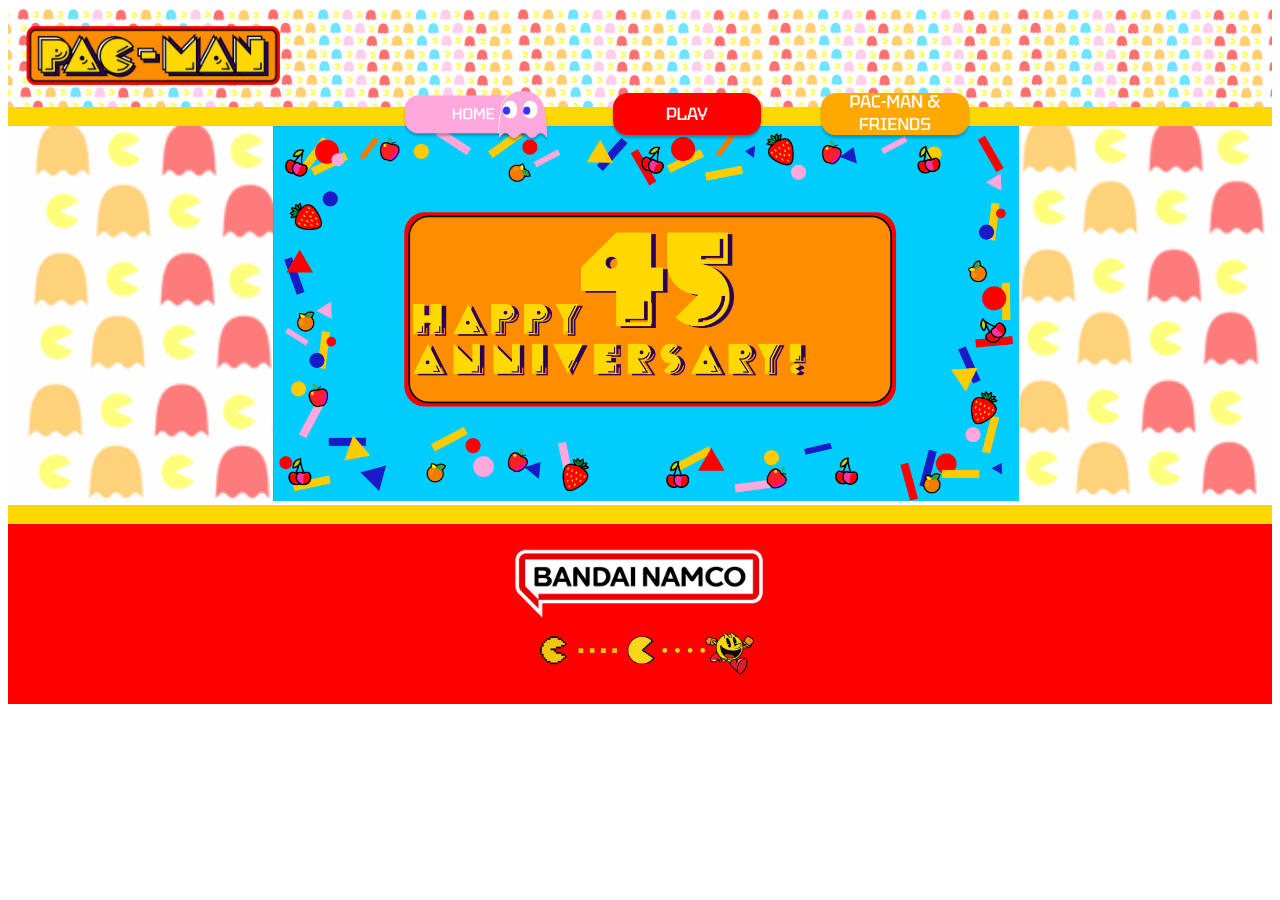
<file: index.html>
<!doctype html>
<html>
<head>
<meta charset="utf-8">
<title>index.html</title>
<link href="pac-man.css" rel="stylesheet" type="text/css">
	
<!-- Font -->	
<link rel="preconnect" href="https://fonts.googleapis.com">
<link rel="preconnect" href="https://fonts.gstatic.com" crossorigin>
<link href="https://fonts.googleapis.com/css2?family=Tektur:wght@400..900&display=swap" rel="stylesheet">
</head>
   
<body class="index">
	
	<!-- menubar -->
	
	<div class="menubar">
		<div class="logo">
			<img src="image/logo.png" alt="logo" >
		</div>
	</div>
	
	<nav>
		<ul class="menu">
			<li>
				<a href="index.html" class="home-container">
					<img src="image/HomeButtonGhost.png" alt="Home">
				</a>
			</li>
			<li>
				<a href="play.html" class="play-container">
		    		<img src="image/PlayButton.png" alt="Play" class="default-play">
					<img src="image/PlayButtonGhost.png" class="hover-play">
				</a>
			</li>
			<li>
				<a href="about.html" class="about-container">
					<img src="image/PacmanButton.png" alt="About" class="default-about">
					<img src="image/PacmanButtonGhost.png" class="hover-about">
				</a>
			</li>
			<li>
				<!--<a href="">
					<img src="image/NewsButton.png" alt="News">
				</a>-->
			</li>
		</ul>
		
	</nav>
	 
	<!-- anniversary -->
	<div class="anniversary">
		<div class="anniversaryimg">
			<picture>
				<source srcset="image/Anniversary photo.png" media="(min-width: 601px)">
				<source srcset="image/Picture1.png" media="(max-width:600px)">
				<img src="image/Anniversary photo.png" alt="Anniversary Photo">
			</picture>
		</div>
	</div>
	
	<div class="yellowline"></div>
	
	<!-- Footer -->
	<div class ="footer">
		<div class ="bandai">
			<img src="image/BandaiNamco.png" alt="Bandai Namco Logo">
		</div>
		<div class ="evolution">
			<img src="image/PacmanEvolution.png" alt="Pac-Man Evolution">
		</div>
	</div>
	
	
	
</body>
</html>
</file>
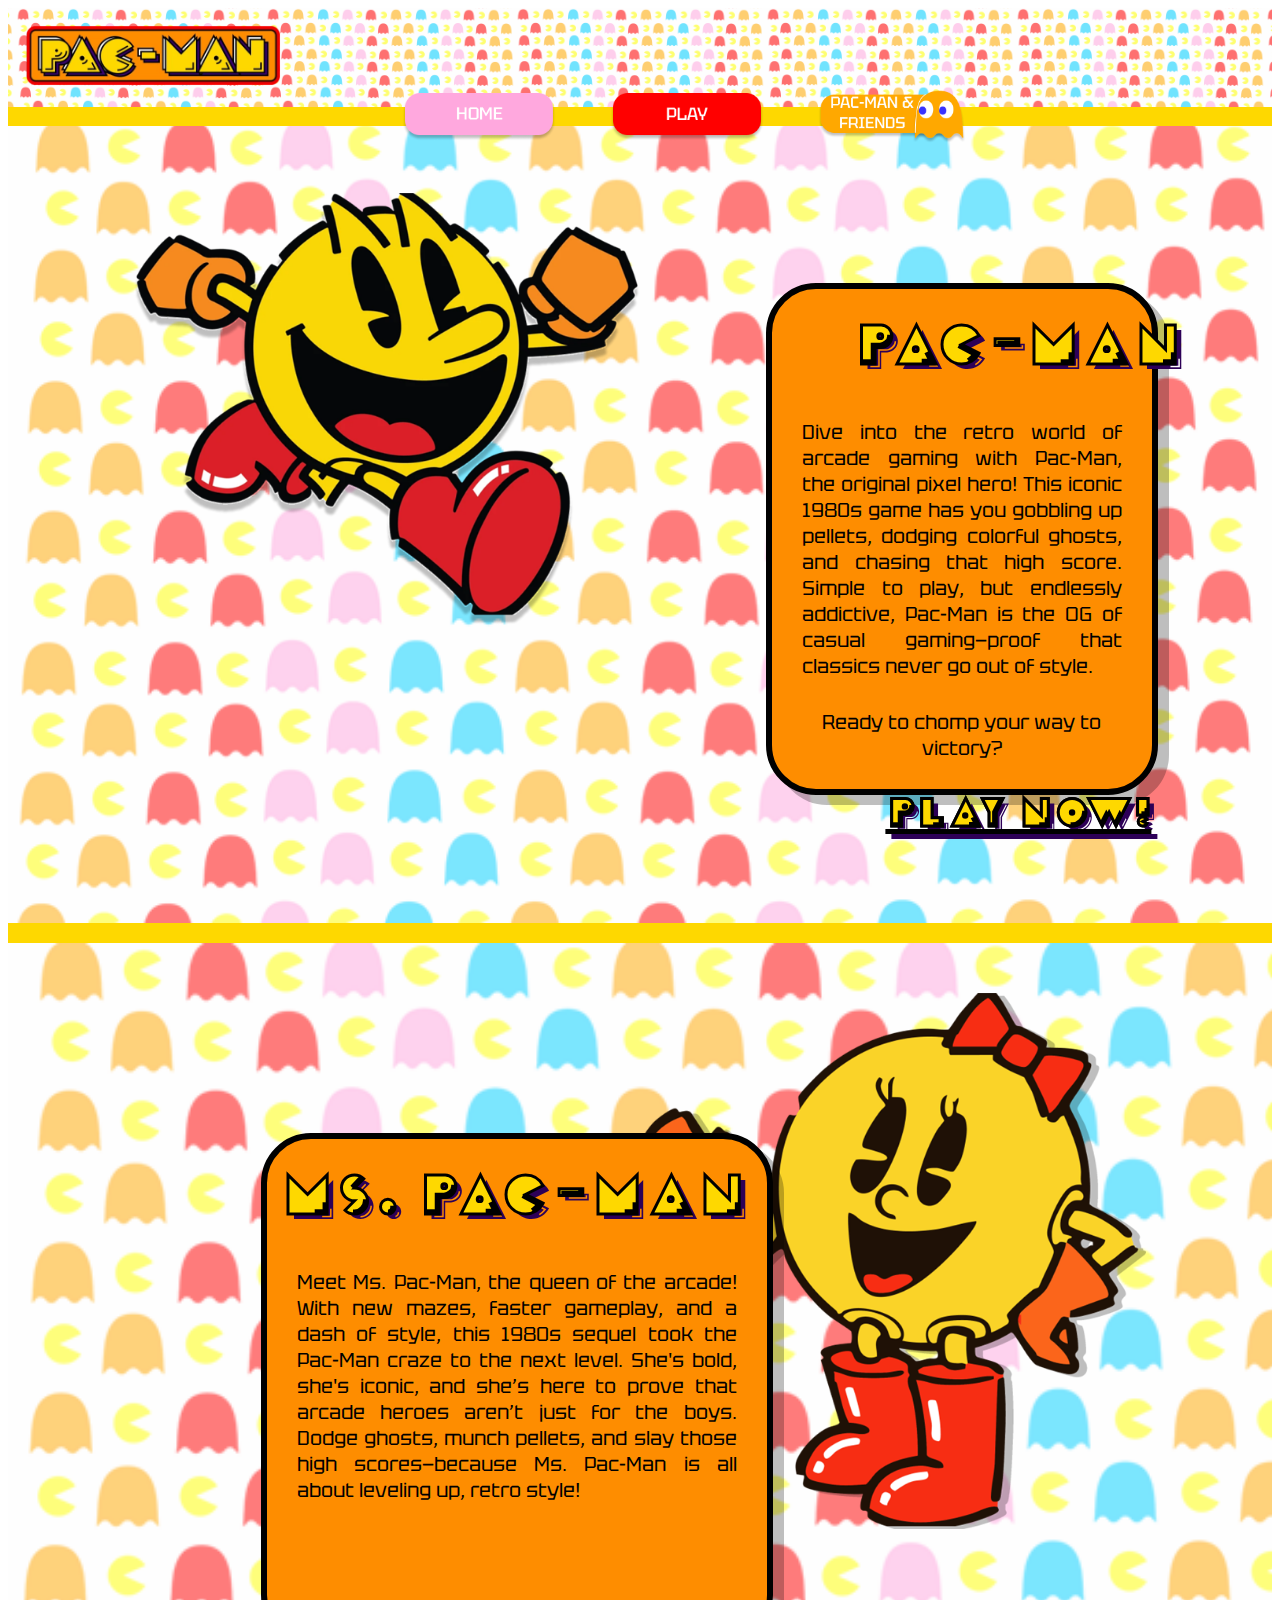
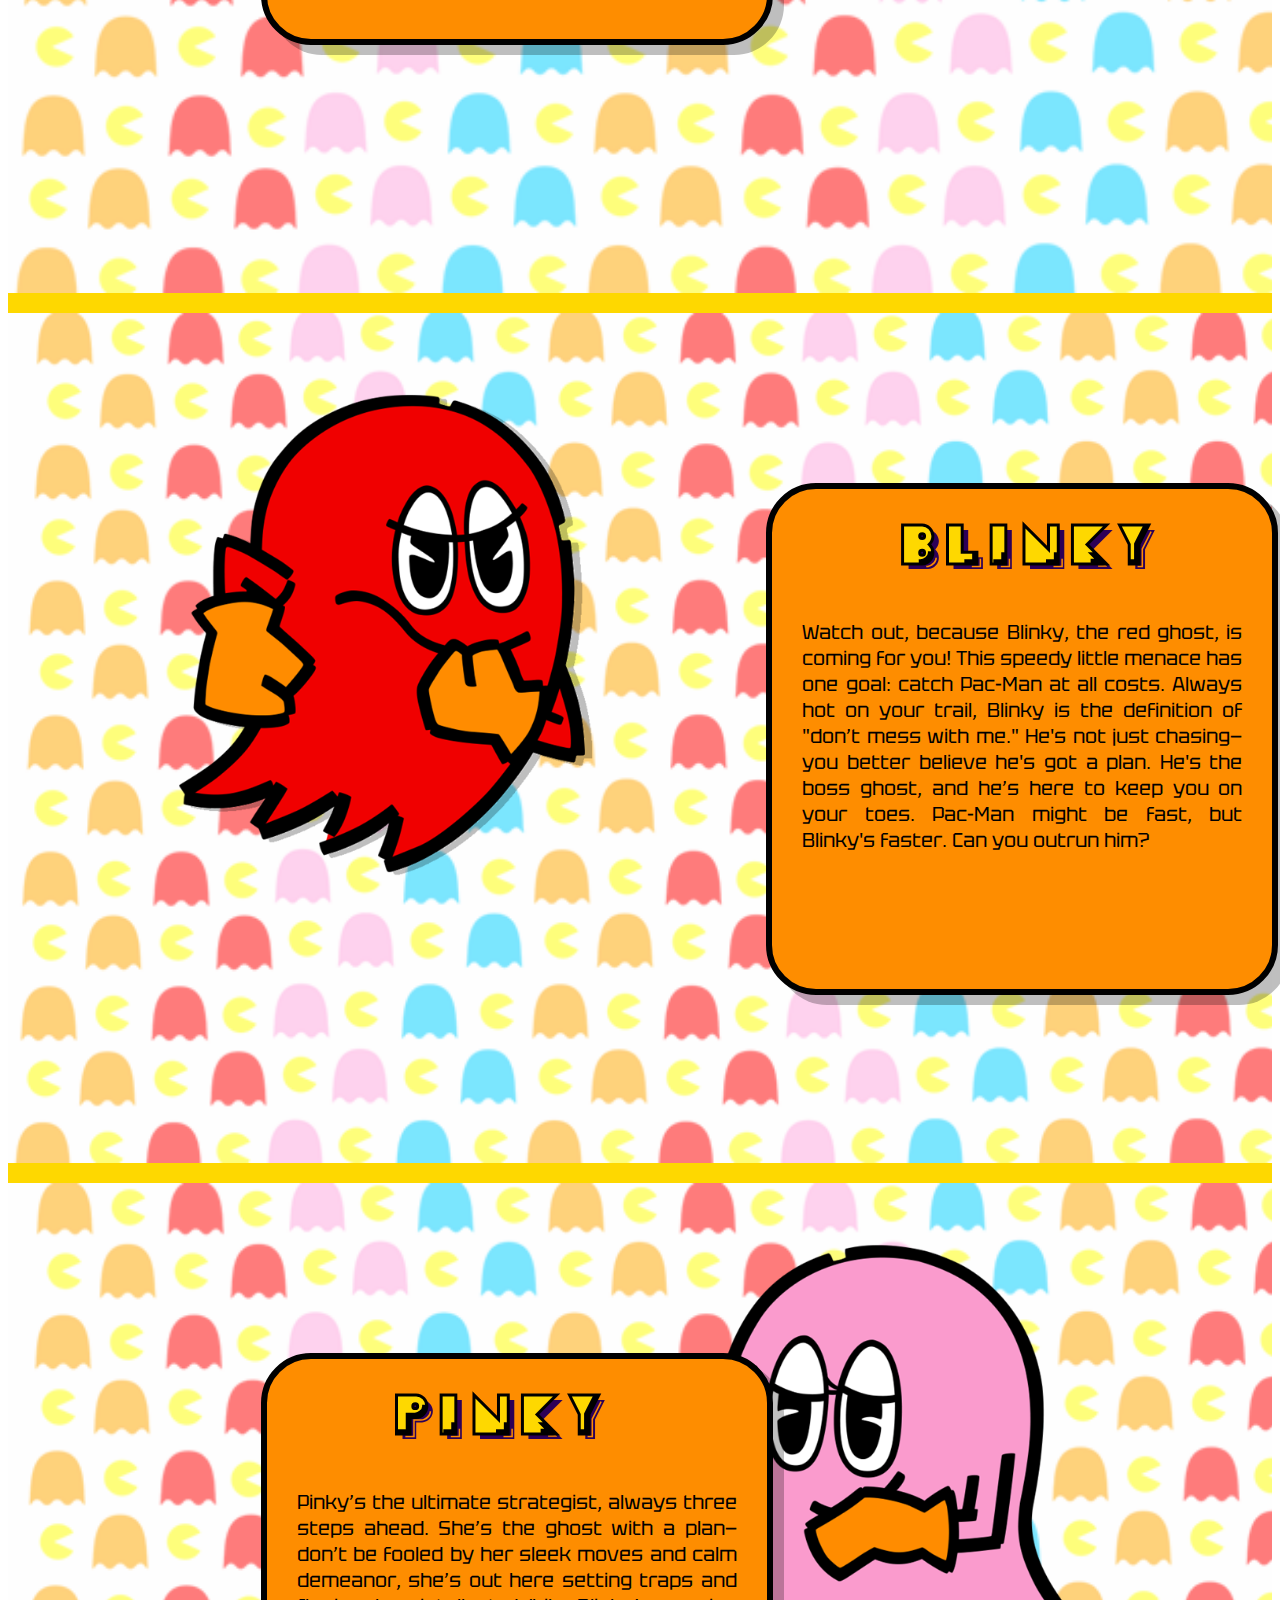
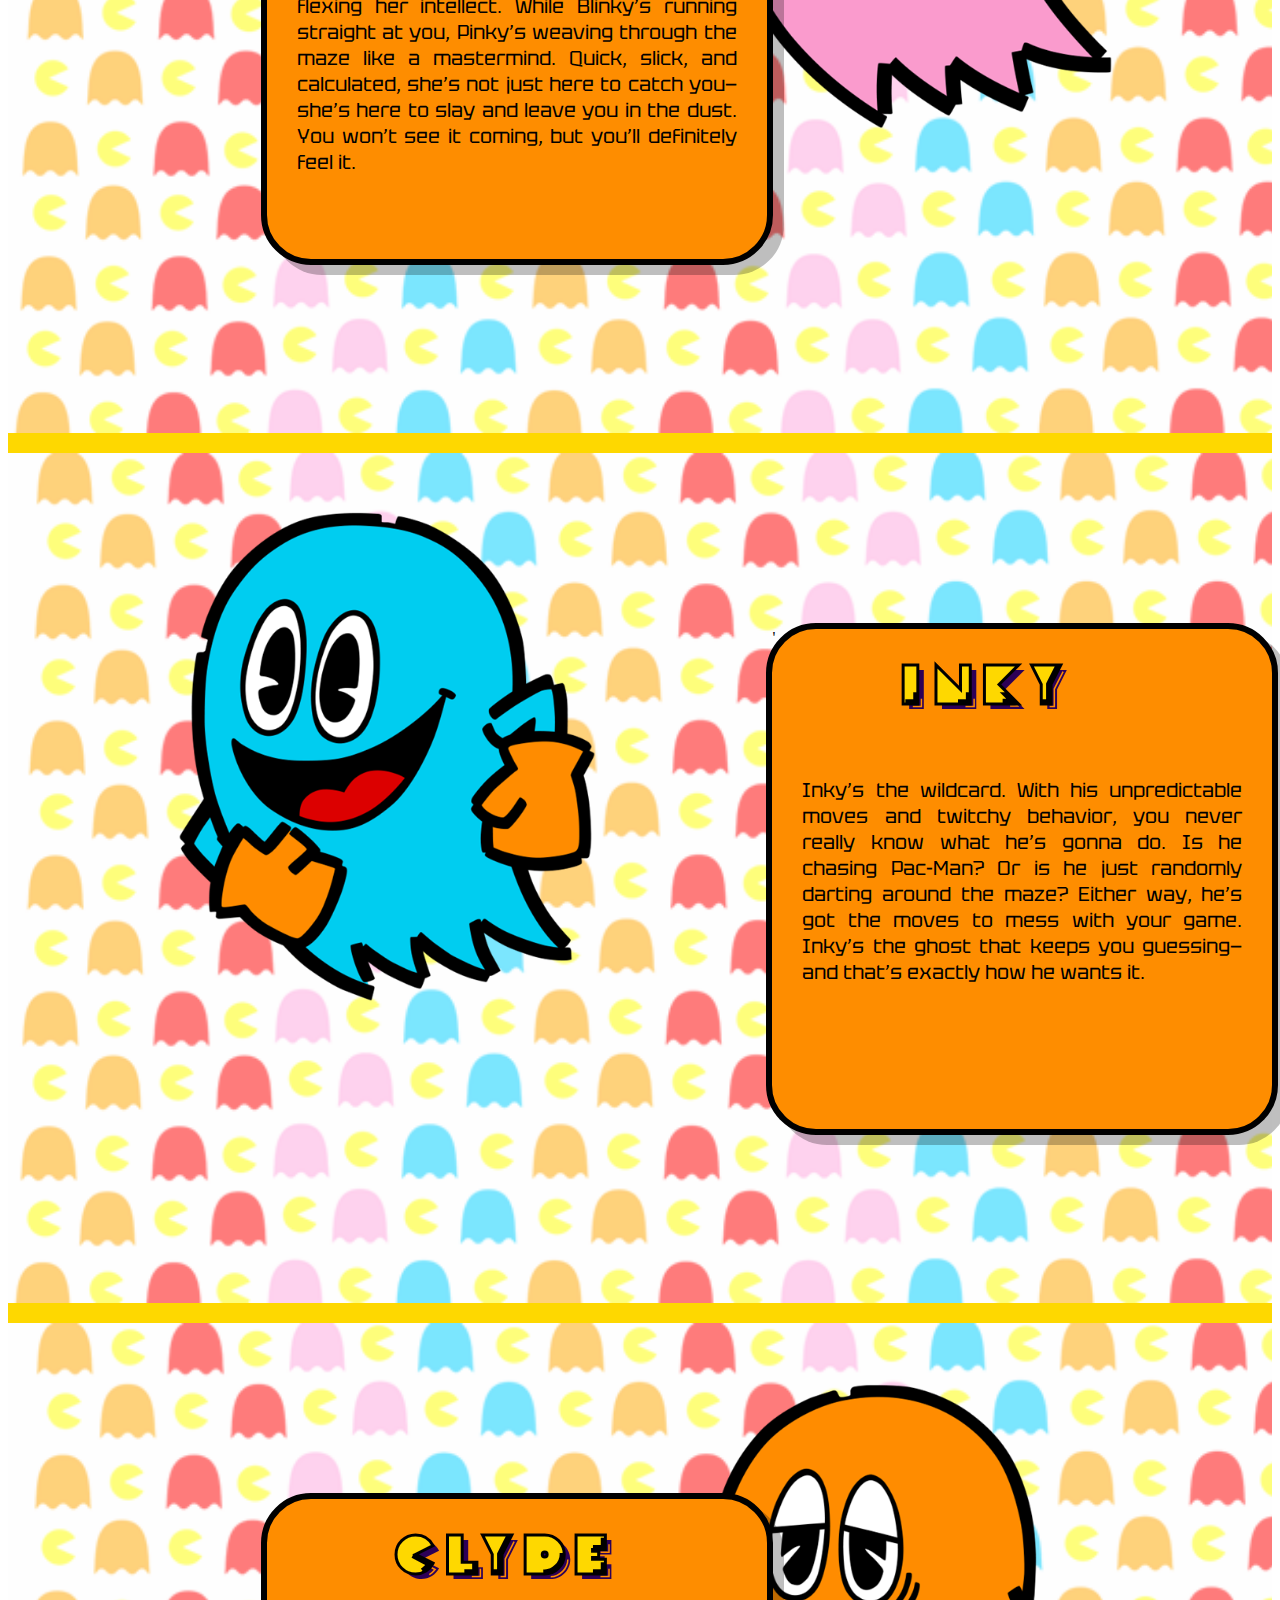
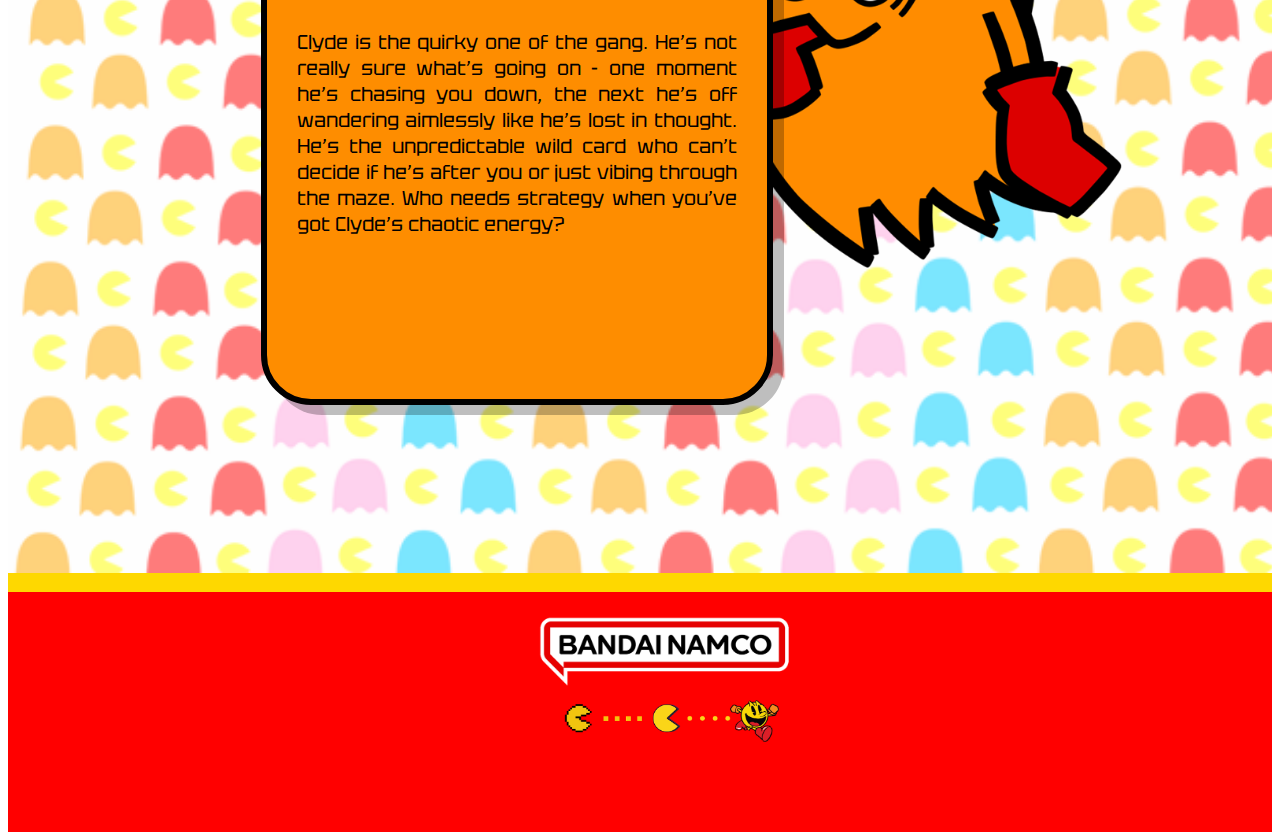
<file: About.html>
<!doctype html>
<html>
<head>
<meta charset="utf-8">
<title>AboutPacman</title>
<link href="pac-man.css" rel="stylesheet" type="text/css">

<!-- Font -->	
<link rel="preconnect" href="https://fonts.googleapis.com">
<link rel="preconnect" href="https://fonts.gstatic.com" crossorigin>
<link href="https://fonts.googleapis.com/css2?family=Tektur:wght@400..900&display=swap" rel="stylesheet">
	
</head>

<!-- menubar -->
	
	<div class="menubar">
		<div class="logo">
			<img src="image/logo.png" alt="logo">
		</div>
	</div>
	
	<nav>
		<ul class="menu">
			<li>
				<a href="index.html" class="home-container">
					<img src="image/HomeButton.png" alt="Home" class="default-home">
					<img src="image/HomeButtonGhost.png" class="hover-home">
				</a>
			</li>
			<li>
				<a href="play.html" class="play-container">
		    		<img src="image/PlayButton.png" alt="Play" class="default-play">
					<img src="image/PlayButtonGhost.png" class="hover-play">
				</a>
			</li>
			<li>
				<a href="About.html" class="about-container">
					<img src="image/PacmanButtonGhost.png" alt="About">
				</a>
			</li>
			<li>
				<!--<a href="">
					<img src="image/NewsButton.png" alt="News">
				</a>-->
			</li>
		</ul>
		
	</nav>
	
	
<body class="About">
	
	<div class="AboutPacman">
		<div class="Pac-Man">
			<img src="image/Pac-ManRunning.png">
		</div>
		<div class="PacmanStory">
			<h1 class="PacmanHeader">Pac-Man</h1>
			<p class="PacmanText">Dive into the retro world of arcade gaming with Pac-Man, the original pixel hero! This iconic 1980s game has you gobbling up pellets, dodging colorful ghosts, and chasing that high score. Simple to play, but endlessly addictive, Pac-Man is the OG of casual gaming—proof that classics never go out of style.</p>
			<p class="ready">Ready to chomp your way to victory?</p>
			<a href ="play.html" class="PlayNow">Play Now!</a>
		</div>
	</div>
	
	<div class="AboutMsPacman">
		<div class="MsPac-Man">
			<img src="image/MsPacMan.png" alt="Ms Pac-Man">
		</div>
		<div class="MsPacmanStory">
			<h1 class="MsPacManHeader">Ms. Pac-Man</h1>
			<p class="MsPacmanText">Meet Ms. Pac-Man, the queen of the arcade! With new mazes, faster gameplay, and a dash of style, this 1980s sequel took the Pac-Man craze to the next level. She's bold, she's iconic, and she’s here to prove that arcade heroes aren’t just for the boys. Dodge ghosts, munch pellets, and slay those high scores—because Ms. Pac-Man is all about leveling up, retro style!</p>
		</div>
	</div>
	
	<div class="AboutBlinky">
		<div class="Blinky">
			<img src="image/BLinky.png">
		</div>
		<div class="BlinkyStory">
			<h1 class="BlinkyHeader">Blinky</h1>
			<p class="BlinkyText">Watch out, because Blinky, the red ghost, is coming for you! This speedy little menace has one goal: catch Pac-Man at all costs. Always hot on your trail, Blinky is the definition of "don’t mess with me." He's not just chasing—you better believe he's got a plan. He's the boss ghost, and he’s here to keep you on your toes. Pac-Man might be fast, but Blinky's faster. Can you outrun him?</p>
		</div>
	</div>
	
	<div class="AboutPinky">
		<div class="Pinky">
			<img src="image/Pinky.png">
		</div>
		<div class="PinkyStory">
			<h1 class="PinkyHeader">Pinky</h1>
			<p class="PinkyText">Pinky’s the ultimate strategist, always three steps ahead. She’s the ghost with a plan—don’t be fooled by her sleek moves and calm demeanor, she’s out here setting traps and flexing her intellect. While Blinky’s running straight at you, Pinky’s weaving through the maze like a mastermind. Quick, slick, and calculated, she’s not just here to catch you—she’s here to slay and leave you in the dust. You won’t see it coming, but you’ll definitely feel it.</p>
		</div>
	</div>
	
	<div class="AboutInky">
		<div class="Inky">
			<img src="image/Inky.png">
		</div>
		<div class="InkyStory">
			<h1 class="InkyHeader">Inky</h1>'
			<p class="InkyText">Inky’s the wildcard. With his unpredictable moves and twitchy behavior, you never really know what he’s gonna do. Is he chasing Pac-Man? Or is he just randomly darting around the maze? Either way, he’s got the moves to mess with your game. Inky’s the ghost that keeps you guessing—and that’s exactly how he wants it.</p>
		</div>
	</div>
	
	<div class="AboutClyde">
		<div class="Clyde">
			<img src="image/Clyde.png">
		</div>
		<div class="ClydeStory">
			<h1 class="ClydeHeader">Clyde</h1>
			<p class="ClydeText">Clyde is the quirky one of the gang. He’s not really sure what’s going on - one moment he’s chasing you down, the next he’s off wandering aimlessly like he’s lost in thought. He’s the unpredictable wild card who can’t decide if he’s after you or just vibing through the maze. Who needs strategy when you’ve got Clyde’s chaotic energy?</p>
		</div>
	</div>
	
	<a href="#top" class="back-to-top">Back to Top</a>
	
	<script>
    window.onscroll = function() {
      var button = document.querySelector('.back-to-top');
      if (document.body.scrollTop > 200 || document.documentElement.scrollTop > 200) {
        button.style.display = "block";
      } else {
        button.style.display = "none";
      }
    };
	</script>
	
	<div class ="Aboutfooter">
		<div class ="Aboutbandai">
			<img src="image/BandaiNamco.png" alt="Bandai Namco Logo">
		</div>
		<div class ="Aboutevolution">
			<img src="image/PacmanEvolution.png" alt="Pac-Man Evolution">
		</div>
	</div>
	
	
</body>
</html>
</file>
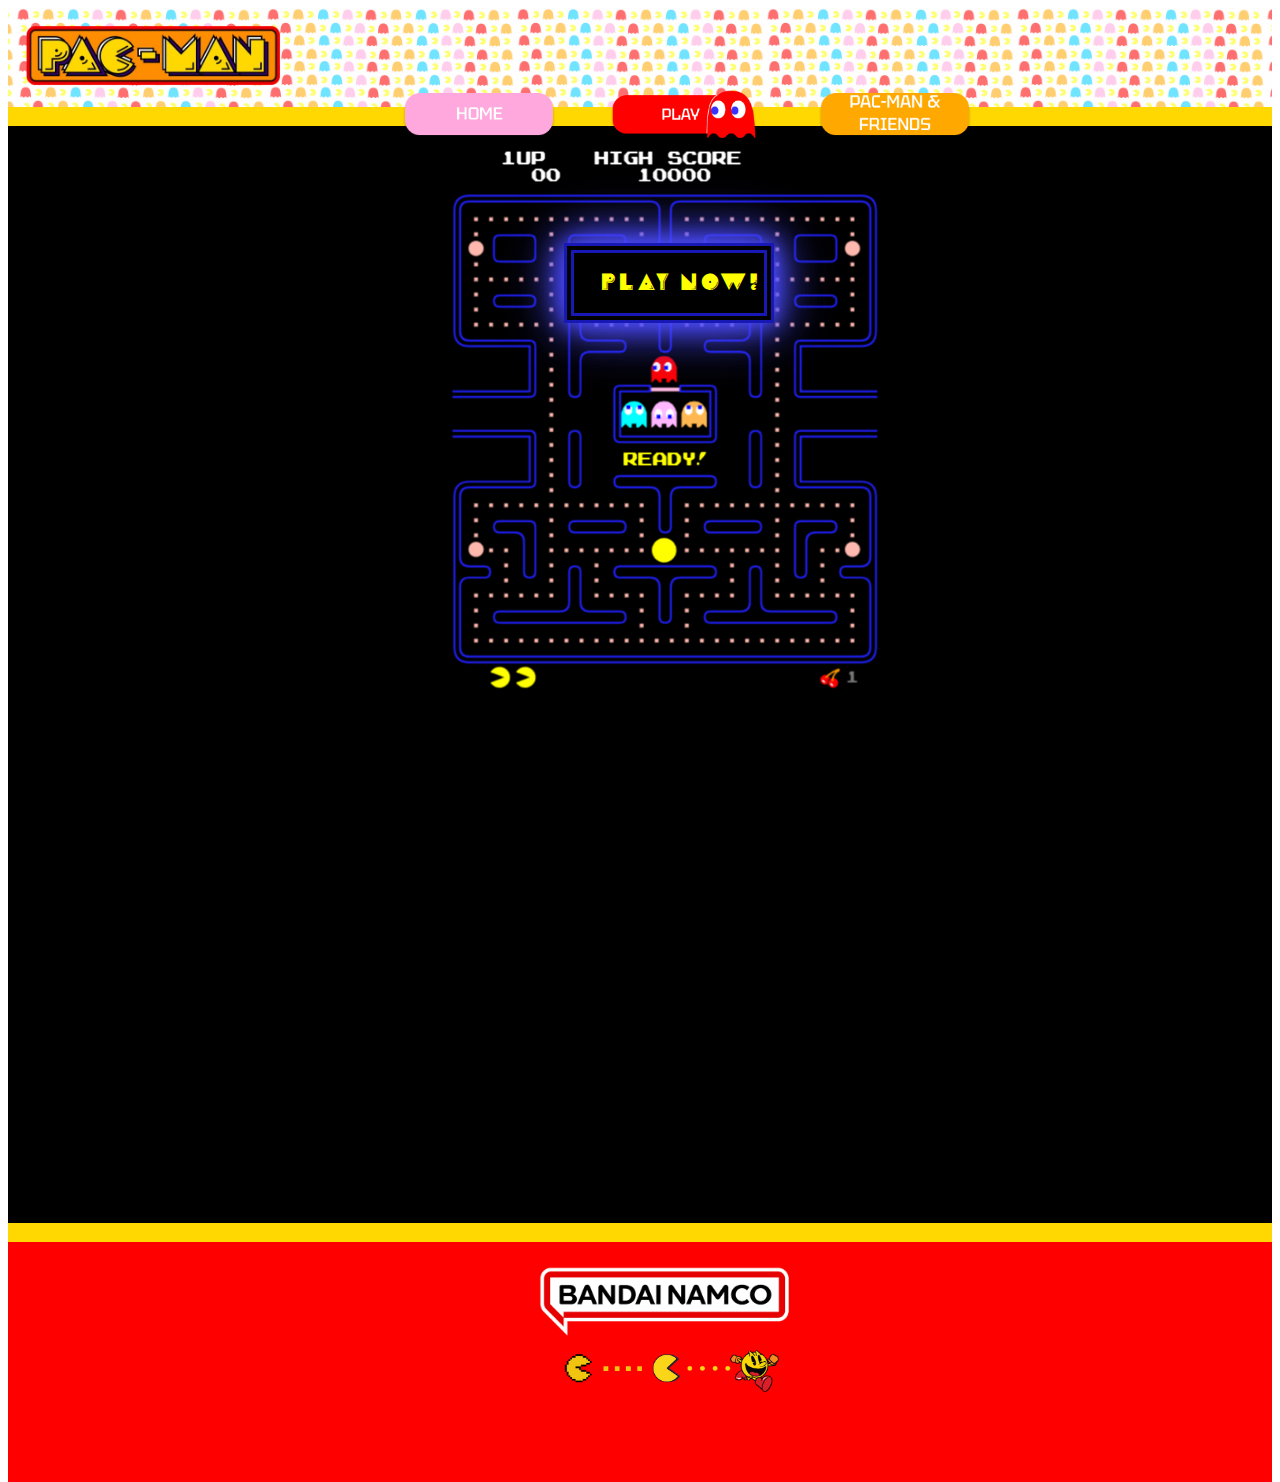
<file: play.html>
<!doctype html>
<html>
<head>
<meta charset="utf-8">
<title>Untitled Document</title>
<link href="pac-man.css" rel="stylesheet" type="text/css">
</head>

	
	
<body class="play">
	<!-- menubar -->
	
	<div class="menubar">
		<div class="logo">
			<img src="image/logo.png" alt="logo">
		</div>
	</div>
	
	<nav>
		<ul class="menu">
			<li>
				<a href="index.html" class="home-container">
					<img src="image/HomeButton.png" alt="Home" class="default-home">
					<img src="image/HomeButtonGhost.png" class="hover-home">
				</a>
			</li>
			<li>
				<a href="play.html" class="play-container">
		    		<img src="image/PlayButtonGhost.png" alt="Play">
				</a>
			</li>
			<li>
				<a href="about.html" class="about-container">
					<img src="image/PacmanButton.png" alt="About" class="default-about">
					<img src="image/PacmanButtonGhost.png" class="hover-about">
				</a>
			</li>
			<li>
				<!--<a href="">
					<img src="image/NewsButton.png" alt="News">
				</a>-->
			</li>
		</ul>
		
	</nav>
	
	<div class="PlayPacman">
		<div class="PlayPicture">
			<img src="image/playpacman.png" alt="Play Pac-Man">
		</div>
		<div class="PlayButton">
			<a href="https://pacman.live/play.html" target="_blank">Play Now!</a>
		</div>
	</div>
	
	<div class ="Aboutfooter">
		<div class ="Aboutbandai">
			<img src="image/BandaiNamco.png" alt="Bandai Namco Logo">
		</div>
		<div class ="Aboutevolution">
			<img src="image/PacmanEvolution.png" alt="Pac-Man Evolution">
		</div>
	</div>
</body>
</html>
</file>
<file: pac-man.css>
@charset "utf-8";
@font-face {
	font-family: PacMan;
	src: url("Font/crackman.front-regular.otf");
}
/* CSS Document */

/*INDEX*/
/*Navigationslinjen*/
.menubar{
	background-image: url("image/bannerbaggrund.png");
	background-size: 250px;
	background-repeat: repeat-x; 
	background-position: center;
	display: fixed;
	border-bottom: solid; 
	border-bottom-color: #FED800;
	border-bottom-width: 1.5vw;
}

.logo img{
	position: relative;
	width: 23%;
}

.menu {
	display: flex;
	flex-direction: row;
	list-style-type: none;
	position: relative;
	width: 100%;
	left: 28%;
	top: -75px;
	overflow: visible;
}

.menu li {
	margin-right: 80px;
	
}

.menu img {
	width: 120%;
  	max-width: 250px;
	height: 100px;
	object-fit: contain;
}
.play-container {
    position: relative;
    display: inline-flex;
    width: 10vw; /*vw = Viewport Width, 10% af browservinduets bredde*/
    height: 5vw; 
    min-width: 50px; 
    min-height: 50px; 
}

.default-play {
    position: absolute;
    top: 0;
    left: 0;
    width: 100%;
    height: 100%;
    transition: opacity 0.3s ease;
}

.hover-play {
    position: absolute;
    top: 0;
    left: 0;
    width: 100%;
    height: 100%;
    opacity: 0; 
    transition: opacity 0.3s ease;
}

.play-container:hover .default-play {
    opacity: 0; 
}

.play-container:hover .hover-play {
    opacity: 1; 
}

.about-container {
    position: relative;
    display: inline-block;
    width: 10vw;
    height: 5vw; 
    min-width: 50px; 
    min-height: 50px; 
}

.default-about {
    position: absolute;
    top: 0;
    left: 0;
    width: 100%;
    height: 100%;
    transition: opacity 0.3s ease;
}

.hover-about {
    position: absolute;
    top: 0;
    left: 0;
    width: 100%;
    height: 100%;
    opacity: 0; 
    transition: opacity 0.3s ease;
}

.about-container:hover .default-about {
    opacity: 0; 
}

.about-container:hover .hover-about {
    opacity: 1; 
}

.home-container {
    position: relative;
    display: inline-block;
    width: 10vw; 
    height: 5vw; 
    min-width: 50px; 
    min-height: 50px; 
}

.default-home {
    position: absolute;
    top: 0;
    left: 0;
    width: 100%;
    height: 100%;
    transition: opacity 0.3s ease;
}

.hover-home {
    position: absolute;
    top: 0;
    left: 0;
    width: 100%;
    height: 100%;
    opacity: 0; 
    transition: opacity 0.3s ease;
}

.home-container:hover .default-home {
    opacity: 0; 
}

.home-container:hover .hover-home {
    opacity: 1; 
}

.index {
	overflow: hidden; /* fjerner scroll-funktion */
}

/* Index */
.anniversary {
	position: relative;
	top: -136px;
	
	background-image: url("image/homebaggrund.png");
	background-size: cover;
	z-index: -1;
	border-bottom: 1.5vw solid #FED800;
	
}

.anniversaryimg img {
	position: relative;
	width: 59%;
	left: 21%;
	z-index: -1;
}

.footer {
	position: relative;
	width: 100%;
	height: 180px;
	top:-136px;
	background: #FF0000;
}

.bandai img {
	position: relative;
	top: 20px;
	left: 40%;
	width: 20%;
}

.evolution img {
	
	position: relative;
	top: 30px;
	left: 42%;
	width: 17%;
}

/*Pac-Man & Friends */
.About {
	max-height: 100vh;
	overflow-x: hidden;
}

/*Pac-Man Section */
.AboutPacman {
	
	position: relative;
	top: -139px;
	height:800px;
	
	background-image: url("image/homebaggrund.png");
	background-size: cover;
	z-index: -1;
	
	border-bottom: 20px solid #FED800;
}

.Pac-Man {
	position: relative;
}

.Pac-Man img {
	position: relative;
	top: 70px;
	left: 10%;
	width: 40%;
}

.PacmanStory {
	
	position: absolute;
	width: 30%;
	height: 500px;
	left: 60%;
	top: 20%;

	background: #FE8D00;
	border: 6px solid #000000;
	box-shadow: 11px 10px 0px rgba(0, 0, 0, 0.25);
	border-radius: 50px;

}

.PacmanHeader {

	position: absolute;
	width: 470px;
	height: 92px;
	left: 80px;
	top: -40px;

	font-family: PacMan;
	font-style: normal;
	font-weight: 400;
	font-size: 71px;
	line-height: 115px;
	display: flex;
	align-items: center;
	text-align: center;
	text-transform: uppercase;

	color: #FED800;
	text-shadow: 6px 5px 0px #2D0057;
	-webkit-text-stroke: 3px black; /* Stroke width and color */
}

.PacmanStory .PacmanText {
	
	position: relative;
	top: 100px;
	margin: 30px;
	text-align: justify;
	font-family: tektur;
	font-size: 20px;
}

.ready {
	
	position: relative;
	top: 100px;
	margin: 30px;
	text-align: center;
	font-family: tektur;
	font-size: 20px;
}

.PlayNow {
	position: relative;
	top: 90px;
	left: 113px;
	font-family: PacMan;
	font-size: 50px;
	color: #FED800;
	text-shadow: 6px 5px 0px #2D0057;
	-webkit-text-stroke: 3px black; /* Stroke width and color */
	transition: transform 0.3s ease, color 0.3s ease;
}

.PlayNow:hover {
	transform: scale(2.2);
}

/*Ms. Pac-Man Section */
.AboutMsPacman {
	
	position: relative;
	top:-139px;
	height: 950px;
	
	background-image: url("image/homebaggrund.png");
	background-size: cover;
	
	z-index: -1;
	
	border-bottom: 20px solid #FED800;
}

.MsPac-Man img {
	position: relative;
	top: 50px;
	left: 50%;
	width: 40%;
}

.MsPacmanStory {
	position: absolute;
	width: 500px;
	height: 500px;
	left: 20%;
	top: 20%;

	background: #FE8D00;
	border: 6px solid #000000;
	box-shadow: 11px 10px 0px rgba(0, 0, 0, 0.25);
	border-radius: 50px;
}

.MsPacManHeader {
	position: absolute;
	width: 470px;
	height: 92px;
	left: 10px;
	top: -40px;

	font-family: PacMan;
	font-style: normal;
	font-weight: 400;
	font-size: 71px;
	line-height: 115px;
	display: flex;
	align-items: center;
	text-align: center;
	text-transform: uppercase;

	color: #FED800;
	text-shadow: 6px 5px 0px #2D0057;
	-webkit-text-stroke: 3px black; /* Stroke width and color */
}

.MsPacmanText {
	position: relative;
	top: 100px;
	margin: 30px;
	text-align: justify;
	font-family: tektur;
	font-size: 20px;
}

/*Blinky Section */
.AboutBlinky {
	position: relative;
	top:-139px;
	height: 850px;
	
	background-image: url("image/homebaggrund.png");
	background-size: cover;
	
	z-index: -1;
	
	border-bottom: 20px solid #FED800;
}

.Blinky img{
	position: relative;
	top: 70px;
	left: 10%;
	width: 40%;
}

.BlinkyStory {
	position: absolute;
	width: 500px;
	height: 500px;
	left: 60%;
	top: 20%;

	background: #FE8D00;
	border: 6px solid #000000;
	box-shadow: 11px 10px 0px rgba(0, 0, 0, 0.25);
	border-radius: 50px;
}

.BlinkyHeader {
	position: absolute;
	width: 470px;
	height: 92px;
	left: 120px;
	top: -40px;

	font-family: PacMan;
	font-style: normal;
	font-weight: 400;
	font-size: 71px;
	line-height: 115px;
	display: flex;
	align-items: center;
	text-align: center;
	text-transform: uppercase;

	color: #FED800;
	text-shadow: 6px 5px 0px #2D0057;
	-webkit-text-stroke: 3px black; /* Stroke width and color */
}

.BlinkyText {
	position: relative;
	top: 100px;
	margin: 30px;
	text-align: justify;
	font-family: tektur;
	font-size: 20px;
}

/*Pinky Section */
.AboutPinky {
	position: relative;
	top:-139px;
	height: 850px;
	
	background-image: url("image/homebaggrund.png");
	background-size: cover;
	
	z-index: -1;
	
	border-bottom: 20px solid #FED800;
}

.Pinky img {
	position: relative;
	top: 50px;
	left: 50%;
	width: 40%;
}

.PinkyStory {
	position: absolute;
	width: 500px;
	height: 500px;
	left: 20%;
	top: 20%;

	background: #FE8D00;
	border: 6px solid #000000;
	box-shadow: 11px 10px 0px rgba(0, 0, 0, 0.25);
	border-radius: 50px;
}

.PinkyHeader {
	position: absolute;
	width: 470px;
	height: 92px;
	left: 120px;
	top: -40px;

	font-family: PacMan;
	font-style: normal;
	font-weight: 400;
	font-size: 71px;
	line-height: 115px;
	display: flex;
	align-items: center;
	text-align: center;
	text-transform: uppercase;

	color: #FED800;
	text-shadow: 6px 5px 0px #2D0057;
	-webkit-text-stroke: 3px black; /* Stroke width and color */
}

.PinkyText {
	position: relative;
	top: 100px;
	margin: 30px;
	text-align: justify;
	font-family: tektur;
	font-size: 20px;
}

/*Inky Section */
.AboutInky {
	position: relative;
	top:-139px;
	height: 850px;
	
	background-image: url("image/homebaggrund.png");
	background-size: cover;
	
	z-index: -1;
	
	border-bottom: 20px solid #FED800;
}

.Inky img {
	position: relative;
	top: 50px;
	left: 10%;
	width: 40%;
}

.InkyStory {
	position: absolute;
	width: 500px;
	height: 500px;
	left: 60%;
	top: 20%;

	background: #FE8D00;
	border: 6px solid #000000;
	box-shadow: 11px 10px 0px rgba(0, 0, 0, 0.25);
	border-radius: 50px;
}

.InkyHeader {
	position: absolute;
	width: 470px;
	height: 92px;
	left: 120px;
	top: -40px;

	font-family: PacMan;
	font-style: normal;
	font-weight: 400;
	font-size: 71px;
	line-height: 115px;
	display: flex;
	align-items: center;
	text-align: center;
	text-transform: uppercase;

	color: #FED800;
	text-shadow: 6px 5px 0px #2D0057;
	-webkit-text-stroke: 3px black; /* Stroke width and color */
}

.InkyText {
	position: relative;
	top: 100px;
	margin: 30px;
	text-align: justify;
	font-family: tektur;
	font-size: 20px;
}

/*Clyde Section */
.AboutClyde {
	position: relative;
	top:-139px;
	height: 850px;
	
	background-image: url("image/homebaggrund.png");
	background-size: cover;
	
	z-index: -1;
	
	border-bottom: 20px solid #FED800;
}

.Clyde img{
	position: relative;
	top: 50px;
	left: 50%;
	width: 40%;
}

.ClydeStory {
	position: absolute;
	width: 500px;
	height: 500px;
	left: 20%;
	top: 20%;

	background: #FE8D00;
	border: 6px solid #000000;
	box-shadow: 11px 10px 0px rgba(0, 0, 0, 0.25);
	border-radius: 50px;
}

.ClydeHeader {
	position: absolute;
	width: 470px;
	height: 92px;
	left: 120px;
	top: -40px;

	font-family: PacMan;
	font-style: normal;
	font-weight: 400;
	font-size: 71px;
	line-height: 115px;
	display: flex;
	align-items: center;
	text-align: center;
	text-transform: uppercase;

	color: #FED800;
	text-shadow: 6px 5px 0px #2D0057;
	-webkit-text-stroke: 3px black; /* Stroke width and color */
}

.ClydeText {
	position: relative;
	top: 100px;
	margin: 30px;
	text-align: justify;
	font-family: tektur;
	font-size: 20px;
}

/*Back top top Button */
.back-to-top {
  	position: fixed;
  	bottom: 20px;
  	right: 20px;
  	background-color: #ffcc00; 
  	color: white;
  	padding: 10px 20px;
  	border-radius: 5px;
  	font-size: 16px;
	font-family: Tektur;
  	text-decoration: none;
  	display: none;
  	transition: opacity 0.3s;
	z-index: 1;
}

.back-to-top:hover {
	background-color: #ff9900; /* Hover effect */
}

/*Pac-mMan & Friends Footer*/
.Aboutfooter {
	
	position: relative;
	width: 100%;
	height: 240px;
	top: -140px;
	
	background: #FF0000;
	
}

.Aboutbandai img {
	
	position: relative;
	top: 20px;
	left: 42%;
	width: 20%;
}

.Aboutevolution img {
	
	position: relative;
	top: 30px;
	left: 44%;
	width: 17%;
}

/*Play Pac-Man*/
.play {
	overflow-x: hidden;
}

.PlayPacman {
	position: relative;
	top: -139px;
	height:1100px;
	
	background-color: black;
	background-size: cover;
	z-index: -1;
	
	border-bottom: 20px solid #FED800;
}

.PlayPicture img {
	position: relative;
	width: 40%;
	top: 5%;
	left: 32%;
}

.PlayButton {
	position: absolute;
	width: 15%;
	height: 60px;
	top: 120px;
	left: 44%;
	
	text-align: center;
	
	background: black;
	border-style: double;
	border-color: #1818B5;
	border-width: 10px;
	box-shadow: 0 0 20px #4C4CFF, 0 0 40px #4C4CFF, 0 0 60px #4C4CFF;
}

.PlayButton a:link {
  	position: relative;
	font-family: Pacman;
	font-size: 30px;
	color: yellow;
	text-align: center;
	top: 10px;
	left: 10px;
	text-decoration: none;
}

.PlayButton a:visited {
  	position: relative;
	font-family: Pacman;
	font-size: 30px;
	color: yellow;
	text-align: center;
	top: 10px;
	left: 10px;
	text-decoration: none;
}

.PlayButton a:hover {
	text-shadow: 0 0 10px #FFA500, 0 0 20px #FF8C00, 0 0 30px #FF4500;
}

.play {
	height: 100px;
}

/*If the screen size is 600px or less*/

@media (max-width: 480px){
	.index {
		overflow-y: scroll;
	}
	
	.menubar {
		background-size: 90%;
		height: 100px;
		border-bottom-width: 10px;
	}
	
	.logo img {
		width: 60%;
	}
	
	.menu {
		left: -3%;
	}
	
	.menu li {
		margin-right: 20%;
	}
	
	.menu img {
		width: 230%;
	}
	
	.anniversary img {
		width: 440px;
		left: 0;
	}
	
	.footer {
		height: 200px;
	}
	
	.bandai img {
		top: 30px;
		width: 70%;
		left: 16%;
	}
	
	.evolution img {
		left: 17%;
		width: 70%;
	}
	
	/*Pac-Man & Friends*/
	
	.AboutPacman {
		height: 830px;
	}
	
	.Pac-Man img {
		top: 530px;
		left: 1%;
		width: 60%;
	}
	
	.PacmanStory {
		left: 8%;
		top: 6%;
		width: 450px;
		z-index: -1;
	}
	
	.PacmanHeader {
		left: 65px;
		font-size: 64px;
	}
	
	.PacmanStory .PacmanText {
		top: 80px;
	}
	
	.ready {
		top: 80px;
	}
	
	.PlayNow {
		left:90px;
		top: 60px;
	}
	
	.AboutMsPacman {
		height: 850px;
	}
	
	.MsPac-Man img {
		top: 470px;
		left: 30%;
		width: 60%;
	}
	
	.MsPacmanStory {
		top:6%;
		left: 8%;
		width: 450px;
		z-index: -1;
	}
	
	.MsPacManHeader {
		font-size: 64px;
	}
	
	.Blinky img {
		top: 470px;
		width: 60%;
		left: 1%;
	}
	
	.BlinkyStory {
		top:6%;
		left: 8%;
		width: 450px;
		z-index: -1;
	}
	
	.BlinkyHeader {
		font-size: 64px;
		left: 24%;
	}
	
	.AboutPinky {
		height: 850px;
	}
	
	.Pinky img {
		top: 500px;
		left: 40%;
		width: 60%;
	}
	
	.PinkyStory {
		top:6%;
		left: 8%;
		width: 450px;
		z-index: -1;
	}
	
	.PinkyHeader {
		font-size: 64px;
	}
	
	.AboutInky {
		height: 750px;
	}
	
	.Inky img {
		top: 400px;
		left: 40%;
		width: 60%;
	}
	
	.InkyStory {
		top:6%;
		left: 8%;
		width: 450px;
		height: 400px;
		z-index: -1;
	}
	
	.InkyHeader {
		font-size: 64px;
		left: 140px;
	}
	
	.InkyText {
		top: 50px;
	}
	
	.AboutClyde {
		height: 800px;
	}
	
	.Clyde img {
		top: 450px;
		left: 40%;
		width: 60%;
	}
	
	.ClydeStory {
		top:6%;
		left: 8%;
		width: 450px;
		height: 450px;
		z-index: -1;
	}
	
	.ClydeHeader {
		font-size: 64px;
		left: 120px;
	}
	
	/*AboutFooter*/
	.Aboutfooter {
		height: 250px;
		top:-140px;
	}
	
	.Aboutbandai img{
		left: 14%;
		width: 70%;
	}
	
	.Aboutevolution img {
		left: 15%;
		width: 70%;
	}
}

@media (min-width:481px) and (max-width: 600px){
	
	html, body {
		height: 100%;
	}
	.index {
		overflow-y: scroll;
	}
	
	.menubar {
		border-bottom-width: 15px;
		height: 100px;
	}
	
	.logo img {
		width: 50%;
	}
	
	.menu {
		left: 7%;
	}
	
	.menu li {
		margin-right: 15%;
	}
	
	.menu img {
		width: 220%;
	}
	
	/*Forside*/
	.anniversary {
		background-size: cover;
		height: 660px;
		border-bottom: 3vw solid #FED800 ;
	}
	
	.anniversary img {
		top: 20px;
		width: 100%;
		left: 0px;
	}
	
	/*Footer*/
	.footer {
		height: 250px;
		top:-136px;
	}
	
	.bandai img{
		left: 14%;
		width: 70%;
	}
	
	.evolution img {
		left: 15%;
		width: 70%;
	}
	
	/*Pac-Man & Friends*/
	
	.AboutPacman {
		height: 830px;
	}
	
	.Pac-Man img {
		top: 530px;
		left: 1%;
		width: 60%;
	}
	
	.PacmanStory {
		left: 8%;
		top: 6%;
		width: 450px;
		z-index: -1;
	}
	
	.PacmanHeader {
		left: 65px;
		font-size: 64px;
	}
	
	.PacmanStory .PacmanText {
		top: 80px;
	}
	
	.ready {
		top: 80px;
	}
	
	.PlayNow {
		left:90px;
		top: 60px;
	}
	
	.AboutMsPacman {
		height: 850px;
	}
	
	.MsPac-Man img {
		top: 470px;
		left: 30%;
		width: 60%;
	}
	
	.MsPacmanStory {
		top:6%;
		left: 8%;
		width: 450px;
		z-index: -1;
	}
	
	.MsPacManHeader {
		font-size: 64px;
	}
	
	.Blinky img {
		top: 470px;
		width: 60%;
		left: 1%;
	}
	
	.BlinkyStory {
		top:6%;
		left: 8%;
		width: 450px;
		z-index: -1;
	}
	
	.BlinkyHeader {
		font-size: 64px;
		left: 24%;
	}
	
	.AboutPinky {
		height: 850px;
	}
	
	.Pinky img {
		top: 500px;
		left: 40%;
		width: 60%;
	}
	
	.PinkyStory {
		top:6%;
		left: 8%;
		width: 450px;
		z-index: -1;
	}
	
	.PinkyHeader {
		font-size: 64px;
	}
	
	.AboutInky {
		height: 750px;
	}
	
	.Inky img {
		top: 400px;
		left: 40%;
		width: 60%;
	}
	
	.InkyStory {
		top:6%;
		left: 8%;
		width: 450px;
		height: 400px;
		z-index: -1;
	}
	
	.InkyHeader {
		font-size: 64px;
		left: 140px;
	}
	
	.InkyText {
		top: 50px;
	}
	
	.AboutClyde {
		height: 800px;
	}
	
	.Clyde img {
		top: 450px;
		left: 40%;
		width: 60%;
	}
	
	.ClydeStory {
		top:6%;
		left: 8%;
		width: 450px;
		height: 450px;
		z-index: -1;
	}
	
	.ClydeHeader {
		font-size: 64px;
		left: 120px;
	}
	
	/*AboutFooter*/
	.Aboutfooter {
		height: 250px;
		top:-140px;
	}
	
	.Aboutbandai img{
		left: 14%;
		width: 70%;
	}
	
	.Aboutevolution img {
		left: 15%;
		width: 70%;
	}
	
	/*Play Pac-Man Media*/
	
	.PlayPacman {
		height: 500px;
	}
	
	.PlayPicture img {
		width: 80%;
		left: 10%;
	}
	
	.PlayButton {
		width: 30%;
		left: 35%;
		height: 40px;
	}
	
	.PlayButton a:link {
		font-size: 25px;
		left: 1%;
		top: 1px;
	}
}

@media (min-width:600px) and (max-width: 700px) {
	
	html, body {
		height: 100%;
	}
	.index {
		overflow-y: scroll;
	}
	
	.menubar {
		border-bottom-width: 15px;
		height: 100px;
	}
	
	.logo img {
		width: 50%;
	}
	
	.menu {
		left: 7%;
	}
	
	.menu li {
		margin-right: 15%;
	}
	
	.menu img {
		width: 220%;
	}
	
	/*Forside*/
	.anniversary {
		background-size: cover;
		height: 400px;
		border-bottom: 3vw solid #FED800 ;
	}
	
	.anniversary img {
		top: 20px;
		width: 100%;
		left: 0px;
	}
	
	/*Footer*/
	.footer {
		height: 320px;
		top:-136px;
	}
	
	.bandai img{
		left: 14%;
		width: 70%;
	}
	
	.evolution img {
		left: 15%;
		width: 70%;
	}
	
	/*Pac-Man & Friends*/
	
	.AboutPacman {
		height: 830px;
	}
	
	.Pac-Man img {
		top: 530px;
		left: 1%;
		width: 60%;
	}
	
	.PacmanStory {
		left: 15%;
		top: 6%;
		width: 450px;
		z-index: -1;
	}
	
	.PacmanHeader {
		left: 65px;
		font-size: 64px;
	}
	
	.PacmanStory .PacmanText {
		top: 80px;
	}
	
	.ready {
		top: 80px;
	}
	
	.PlayNow {
		left:90px;
		top: 60px;
	}
	
	.AboutMsPacman {
		height: 850px;
	}
	
	.MsPac-Man img {
		top: 470px;
		left: 30%;
		width: 60%;
	}
	
	.MsPacmanStory {
		top:6%;
		left: 15%;
		width: 450px;
		z-index: -1;
	}
	
	.MsPacManHeader {
		font-size: 64px;
	}
	
	.Blinky img {
		top: 470px;
		width: 60%;
		left: 1%;
	}
	
	.BlinkyStory {
		top: 6%;
		left: 15%;
		width: 450px;
		z-index: -1;
	}
	
	.BlinkyHeader {
		font-size: 64px;
		left: 24%;
	}
	
	.AboutPinky {
		height: 850px;
	}
	
	.Pinky img {
		top: 500px;
		left: 40%;
		width: 60%;
	}
	
	.PinkyStory {
		top:6%;
		left: 15%;
		width: 450px;
		z-index: -1;
	}
	
	.PinkyHeader {
		font-size: 64px;
	}
	
	.AboutInky {
		height: 750px;
	}
	
	.Inky img {
		top: 400px;
		left: 40%;
		width: 60%;
	}
	
	.InkyStory {
		top:6%;
		left: 15%;
		width: 450px;
		height: 400px;
		z-index: -1;
	}
	
	.InkyHeader {
		font-size: 64px;
		left: 140px;
	}
	
	.InkyText {
		top: 50px;
	}
	
	.AboutClyde {
		height: 800px;
	}
	
	.Clyde img {
		top: 450px;
		left: 40%;
		width: 60%;
	}
	
	.ClydeStory {
		top:6%;
		left: 15%;
		width: 450px;
		height: 450px;
		z-index: -1;
	}
	
	.ClydeHeader {
		font-size: 64px;
		left: 120px;
	}
	
	/*AboutFooter*/
	.Aboutfooter {
		height: 250px;
		top:-140px;
	}
	
	.Aboutbandai img{
		left: 14%;
		width: 70%;
	}
	
	.Aboutevolution img {
		left: 15%;
		width: 70%;
	}
	
	/*Play Pac-Man Media*/
	
	.PlayPacman {
		height: 600px;
	}
	
	.PlayPicture img {
		width: 80%;
		left: 13%;
	}
	
	.PlayButton {
		width: 30%;
		left: 37%;
		height: 40px;
	}
	
	.PlayButton a:link {
		font-size: 25px;
		left: 1%;
		top: 1px;
	}
}

@media (min-width:700px) and (max-width: 800px) {
	
	html, body {
		height: 100%;
	}
	.index {
		overflow-y: scroll;
	}
	
	.menubar {
		border-bottom-width: 15px;
		height: 100px;
	}
	
	.logo img {
		width: 40%;
	}
	
	.menu {
		left: 7%;
	}
	
	.menu li {
		margin-right: 15%;
	}
	
	.menu img {
		width: 200%;
	}
	
	/*Forside*/
	.anniversary {
		background-size: cover;
		height: 420px;
		border-bottom: 3vw solid #FED800 ;
	}
	
	.anniversary img {
		top: 20px;
		width: 100%;
		left: 0px;
	}
	
	/*Footer*/
	.footer {
		height: 370px;
		top:-136px;
	}
	
	.bandai img{
		left: 14%;
		width: 70%;
	}
	
	.evolution img {
		left: 15%;
		width: 70%;
	}
	
	/*Pac-Man & Friends*/
	
	.AboutPacman {
		height: 930px;
	}
	
	.Pac-Man img {
		top: 530px;
		left: 1%;
		width: 60%;
	}
	
	.PacmanStory {
		left: 15%;
		top: 6%;
		width: 450px;
		z-index: -1;
	}
	
	.PacmanHeader {
		left: 65px;
		font-size: 64px;
	}
	
	.PacmanStory .PacmanText {
		top: 80px;
	}
	
	.ready {
		top: 80px;
	}
	
	.PlayNow {
		left:90px;
		top: 60px;
	}
	
	.AboutMsPacman {
		height: 950px;
	}
	
	.MsPac-Man img {
		top: 470px;
		left: 30%;
		width: 60%;
	}
	
	.MsPacmanStory {
		top:6%;
		left: 15%;
		width: 450px;
		z-index: -1;
	}
	
	.MsPacManHeader {
		font-size: 64px;
	}
	
	.AboutBlinky {
		height: 950px;
	}
	
	.Blinky img {
		top: 470px;
		width: 60%;
		left: 1%;
	}
	
	.BlinkyStory {
		top: 6%;
		left: 15%;
		width: 450px;
		z-index: -1;
	}
	
	.BlinkyHeader {
		font-size: 64px;
		left: 24%;
	}
	
	.AboutPinky {
		height: 950px;
	}
	
	.Pinky img {
		top: 500px;
		left: 40%;
		width: 60%;
	}
	
	.PinkyStory {
		top:6%;
		left: 15%;
		width: 450px;
		z-index: -1;
	}
	
	.PinkyHeader {
		font-size: 64px;
	}
	
	.AboutInky {
		height: 850px;
	}
	
	.Inky img {
		top: 400px;
		left: 40%;
		width: 60%;
	}
	
	.InkyStory {
		top:6%;
		left: 15%;
		width: 450px;
		height: 400px;
		z-index: -1;
	}
	
	.InkyHeader {
		font-size: 64px;
		left: 140px;
	}
	
	.InkyText {
		top: 50px;
	}
	
	.AboutClyde {
		height: 900px;
	}
	
	.Clyde img {
		top: 450px;
		left: 40%;
		width: 60%;
	}
	
	.ClydeStory {
		top:6%;
		left: 15%;
		width: 450px;
		height: 450px;
		z-index: -1;
	}
	
	.ClydeHeader {
		font-size: 64px;
		left: 120px;
	}
	
	/*AboutFooter*/
	.Aboutfooter {
		height: 350px;
		top:-140px;
	}
	
	.Aboutbandai img{
		left: 14%;
		width: 70%;
	}
	
	.Aboutevolution img {
		left: 15%;
		width: 70%;
	}
	
	/*Play Pac-Man Media*/
	
	.PlayPacman {
		height: 750px;
	}
	
	.PlayPicture img {
		width: 80%;
		left: 10%;
	}
	
	.PlayButton {
		width: 30%;
		left: 35%;
		height: 40px;
	}
	
	.PlayButton a:link {
		font-size: 25px;
		left: 1%;
		top: 1px;
	}
}

@media (min-width:800px) and (max-width: 900px) {
	
	html, body {
		height: 100%;
	}
	.index {
		overflow-y: scroll;
	}
	
	.menubar {
		border-bottom-width: 15px;
		height: 100px;
	}
	
	.logo img {
		width: 30%;
	}
	
	.menu {
		left: 7%;
	}
	
	.menu li {
		margin-right: 15%;
	}
	
	.menu img {
		width: 170%;
	}
	
	/*Forside*/
	.anniversary {
		background-size: cover;
		height: 460px;
		border-bottom: 3vw solid #FED800 ;
	}
	
	.anniversary img {
		top: 20px;
		width: 100%;
		left: 0px;
	}
	
	/*Footer*/
	.footer {
		height: 370px;
		top:-136px;
	}
	
	.bandai img{
		left: 14%;
		width: 70%;
	}
	
	.evolution img {
		left: 15%;
		width: 70%;
	}
	
	/*Pac-Man & Friends*/
	
	.AboutPacman {
		height: 1000px;
	}
	
	.Pac-Man img {
		top: 530px;
		left: 1%;
		width: 60%;
	}
	
	.PacmanStory {
		left: 25%;
		top: 6%;
		width: 450px;
		z-index: -1;
	}
	
	.PacmanHeader {
		left: 65px;
		font-size: 64px;
	}
	
	.PacmanStory .PacmanText {
		top: 80px;
	}
	
	.ready {
		top: 80px;
	}
	
	.PlayNow {
		left:90px;
		top: 60px;
	}
	
	.AboutMsPacman {
		height: 1000px;
	}
	
	.MsPac-Man img {
		top: 470px;
		left: 30%;
		width: 60%;
	}
	
	.MsPacmanStory {
		top:6%;
		left: 25%;
		width: 450px;
		z-index: -1;
	}
	
	.MsPacManHeader {
		font-size: 64px;
	}
	
	.AboutBlinky {
		height: 1000px;
	}
	
	.Blinky img {
		top: 470px;
		width: 60%;
		left: 1%;
	}
	
	.BlinkyStory {
		top: 6%;
		left: 25%;
		width: 450px;
		z-index: -1;
	}
	
	.BlinkyHeader {
		font-size: 64px;
		left: 24%;
	}
	
	.AboutPinky {
		height: 1000px;
	}
	
	.Pinky img {
		top: 500px;
		left: 40%;
		width: 60%;
	}
	
	.PinkyStory {
		top:6%;
		left: 25%;
		width: 450px;
		z-index: -1;
	}
	
	.PinkyHeader {
		font-size: 64px;
	}
	
	.AboutInky {
		height: 950px;
	}
	
	.Inky img {
		top: 400px;
		left: 40%;
		width: 60%;
	}
	
	.InkyStory {
		top:6%;
		left: 25%;
		width: 450px;
		height: 400px;
		z-index: -1;
	}
	
	.InkyHeader {
		font-size: 64px;
		left: 140px;
	}
	
	.InkyText {
		top: 50px;
	}
	
	.AboutClyde {
		height: 1000px;
	}
	
	.Clyde img {
		top: 450px;
		left: 40%;
		width: 60%;
	}
	
	.ClydeStory {
		top:6%;
		left: 25%;
		width: 450px;
		height: 450px;
		z-index: -1;
	}
	
	.ClydeHeader {
		font-size: 64px;
		left: 120px;
	}
	
	/*AboutFooter*/
	.Aboutfooter {
		height: 350px;
		top:-140px;
	}
	
	.Aboutbandai img{
		left: 14%;
		width: 70%;
	}
	
	.Aboutevolution img {
		left: 15%;
		width: 70%;
	}
	
	/*Play Pac-Man Media*/
	
	.PlayPacman {
		height: 800px;
	}
	
	.PlayPicture img {
		width: 80%;
		left: 10%;
	}
	
	.PlayButton {
		width: 30%;
		left: 35%;
		height: 40px;
	}
	
	.PlayButton a:link {
		font-size: 25px;
		left: 1%;
		top: 1px;
	}
}

@media (min-width:900px) and (max-width: 1200px) {
	
	html, body {
		height: 100%;
	}
	.index {
		overflow-y: scroll;
	}
	
	.menubar {
		border-bottom-width: 15px;
		height: 120px;
	}
	
	.logo img {
		width: 30%;
	}
	
	.menu {
		left: 10%;
	}
	
	.menu li {
		margin-right: 15%;
	}
	
	.menu img {
		width: 170%;
	}
	
	/*Forside*/
	.anniversary {
		background-size: cover;
		height: 660px;
		border-bottom: 3vw solid #FED800 ;
	}
	
	.anniversary img {
		top: 20px;
		width: 100%;
		left: 0px;
	}
	
	/*Footer*/
	.footer {
		height: 500px;
		top:-136px;
	}
	
	.bandai img{
		left: 14%;
		width: 70%;
	}
	
	.evolution img {
		left: 15%;
		width: 70%;
	}
	
	/*Pac-Man & Friends*/
	
	.AboutPacman {
		height: 1150px;
	}
	
	.Pac-Man img {
		top: 530px;
		left: 1%;
		width: 60%;
	}
	
	.PacmanStory {
		left: 25%;
		top: 6%;
		width: 550px;
		z-index: -1;
	}
	
	.PacmanHeader {
		left: 120px;
		font-size: 64px;
	}
	
	.PacmanStory .PacmanText {
		top: 80px;
	}
	
	.ready {
		top: 80px;
	}
	
	.PlayNow {
		left:135px;
		top: 60px;
	}
	
	.AboutMsPacman {
		height: 1250px;
	}
	
	.MsPac-Man img {
		top: 470px;
		left: 30%;
		width: 60%;
	}
	
	.MsPacmanStory {
		top:6%;
		left: 25%;
		width: 550px;
		z-index: -1;
	}
	
	.MsPacManHeader {
		font-size: 64px;
		left: 10%;
	}
	
	.AboutBlinky {
		height: 1150px;
	}
	
	.Blinky img {
		top: 470px;
		width: 60%;
		left: 1%;
	}
	
	.BlinkyStory {
		top: 6%;
		left: 25%;
		width: 550px;
		z-index: -1;
	}
	
	.BlinkyHeader {
		font-size: 64px;
		left: 25%;
	}
	
	.AboutPinky {
		height: 1200px;
	}
	
	.Pinky img {
		top: 500px;
		left: 40%;
		width: 60%;
	}
	
	.PinkyStory {
		top:6%;
		left: 25%;
		width: 550px;
		z-index: -1;
	}
	
	.PinkyHeader {
		font-size: 64px;
		left: 170px;
	}
	
	.AboutInky {
		height: 1100px;
	}
	
	.Inky img {
		top: 400px;
		left: 40%;
		width: 60%;
	}
	
	.InkyStory {
		top:6%;
		left: 25%;
		width: 550px;
		height: 400px;
		z-index: -1;
	}
	
	.InkyHeader {
		font-size: 64px;
		left: 190px;
	}
	
	.InkyText {
		top: 50px;
	}
	
	.AboutClyde {
		height: 1150px;
	}
	
	.Clyde img {
		top: 450px;
		left: 40%;
		width: 60%;
	}
	
	.ClydeStory {
		top:6%;
		left: 25%;
		width: 550px;
		height: 450px;
		z-index: -1;
	}
	
	.ClydeHeader {
		font-size: 64px;
		left: 150px;
	}
	
	/*AboutFooter*/
	.Aboutfooter {
		height: 450px;
		top:-140px;
	}
	
	.Aboutbandai img{
		left: 14%;
		width: 70%;
	}
	
	.Aboutevolution img {
		left: 15%;
		width: 70%;
	}
	
	/*Play Pac-Man Media*/
	
	.PlayPacman {
		height: 1050px;
	}
	
	.PlayPicture img {
		width: 80%;
		left: 10%;
	}
	
	.PlayButton {
		width: 30%;
		left: 35%;
		height: 45px;
		top: 140px;
	}
	
	.PlayButton a:link {
		font-size: 35px;
		left: 1%;
		top: 1px;
	}
}
</file>
